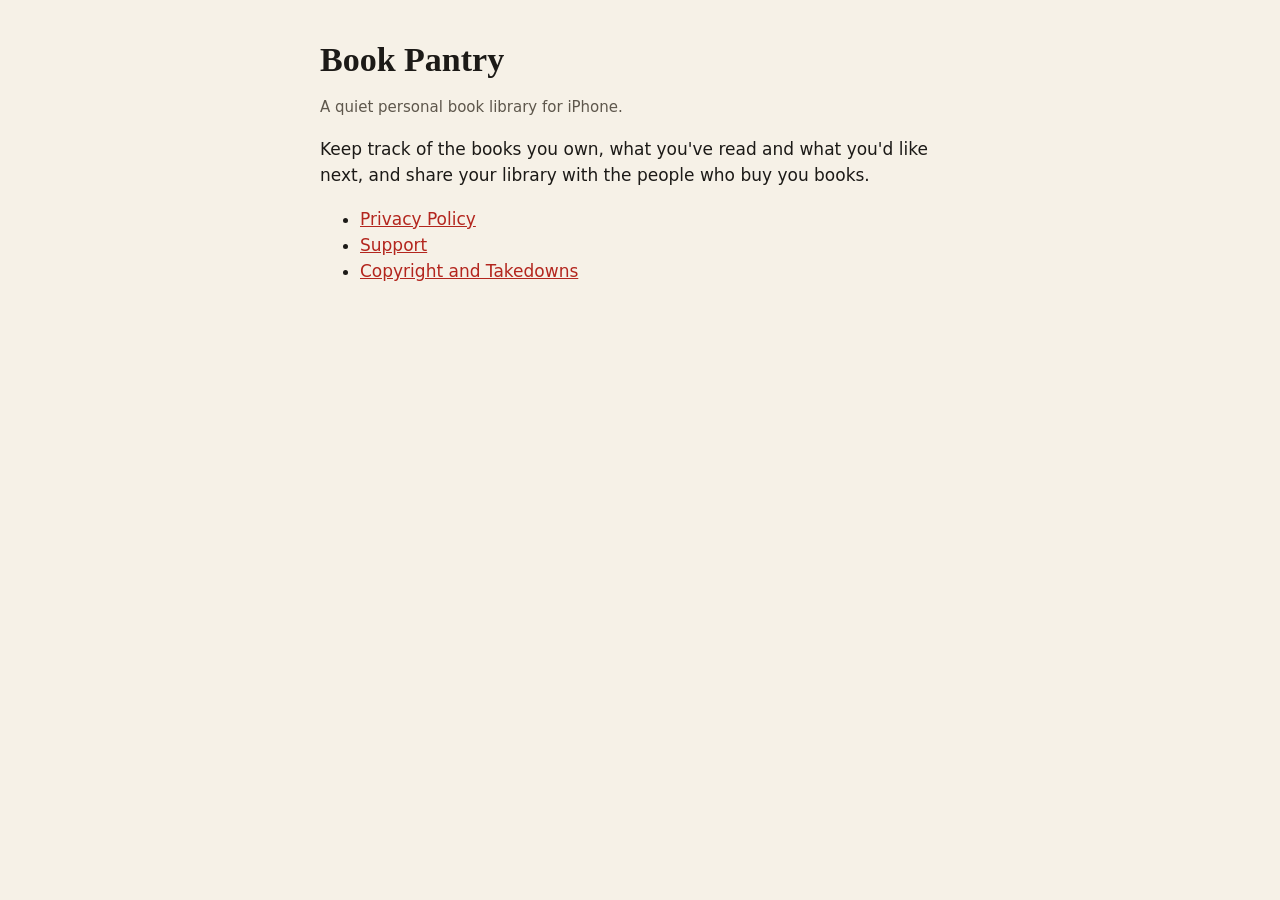
<file: index.html>
<!doctype html>
<html lang="en">
<head>
<meta charset="utf-8">
<meta name="viewport" content="width=device-width, initial-scale=1">
<title>Book Pantry</title>
<link rel="stylesheet" href="style.css">
</head>
<body>
<main>
<h1>Book Pantry</h1>
<p class="meta">A quiet personal book library for iPhone.</p>
<p>Keep track of the books you own, what you've read and what you'd like next, and share your library with the
people who buy you books.</p>
<ul>
<li><a href="privacy/">Privacy Policy</a></li>
<li><a href="support/">Support</a></li>
<li><a href="takedown/">Copyright and Takedowns</a></li>
</ul>
</main>
</body>
</html>
</file>
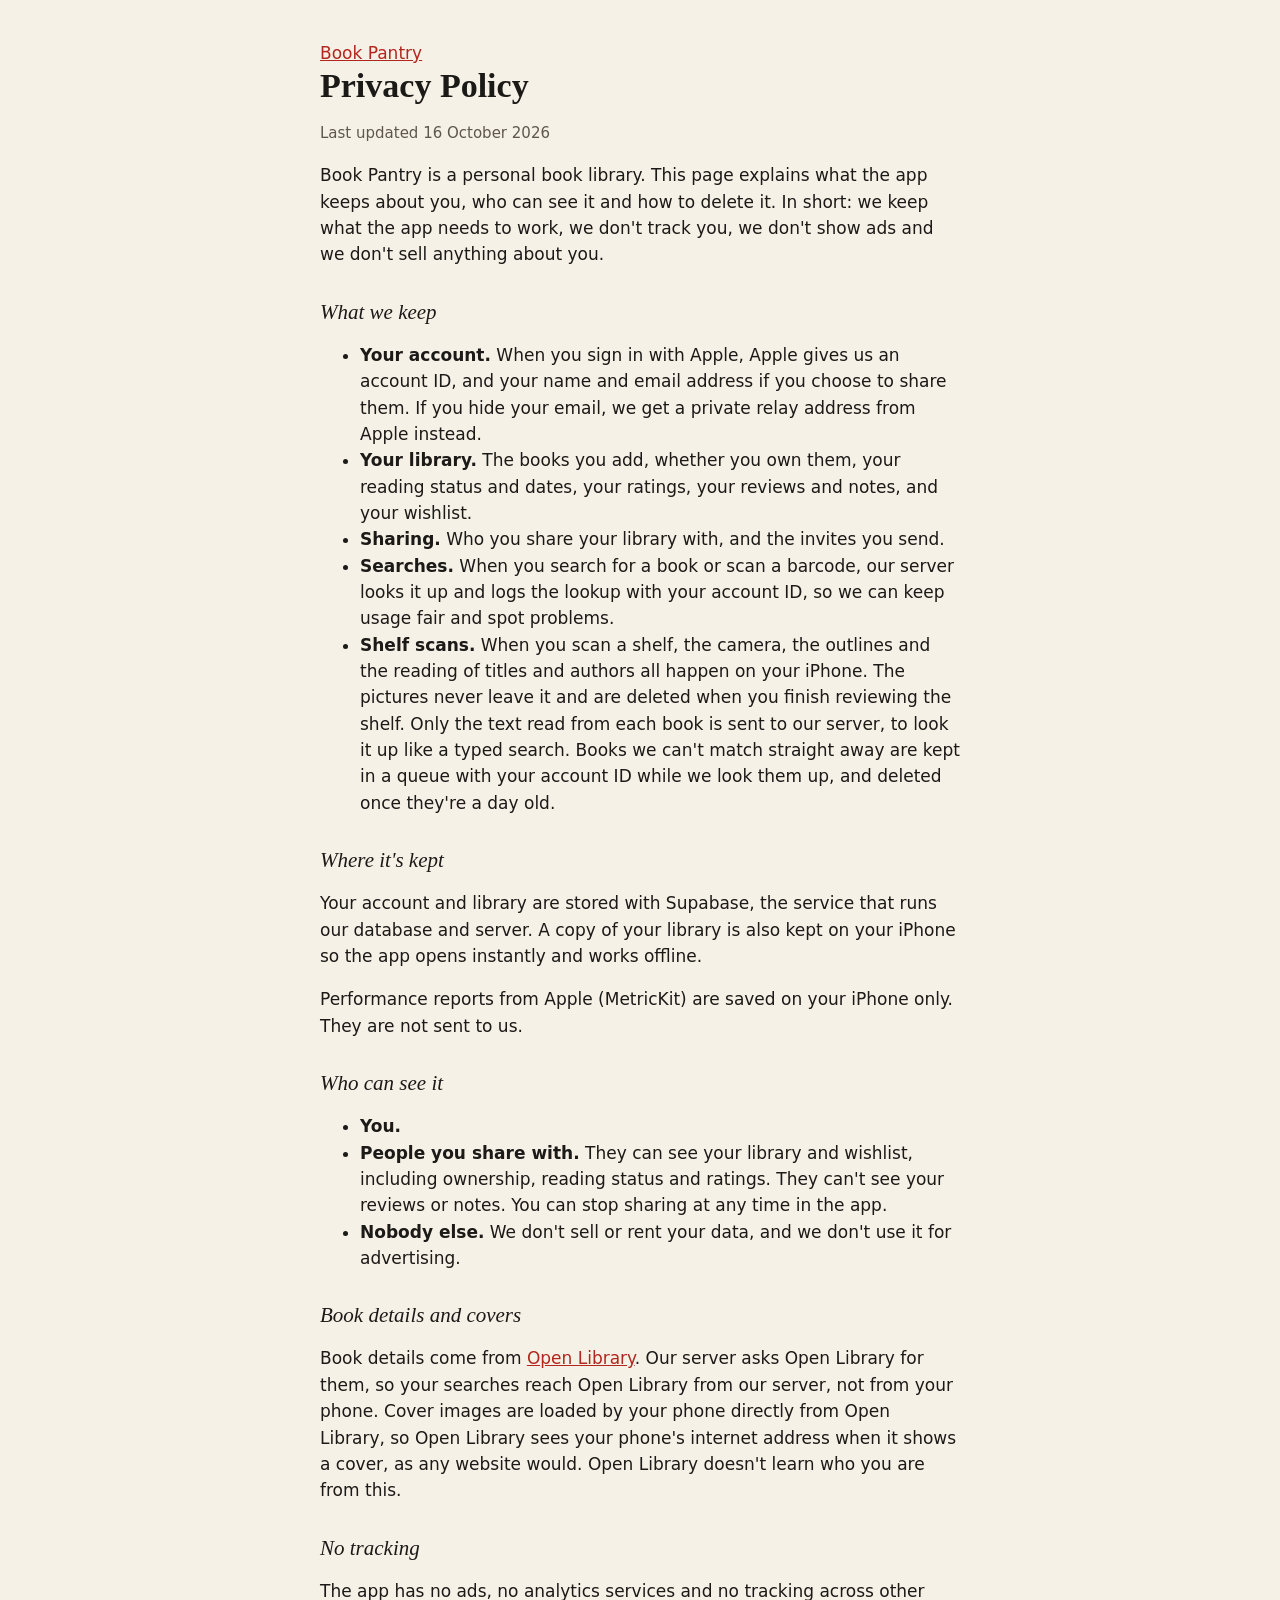
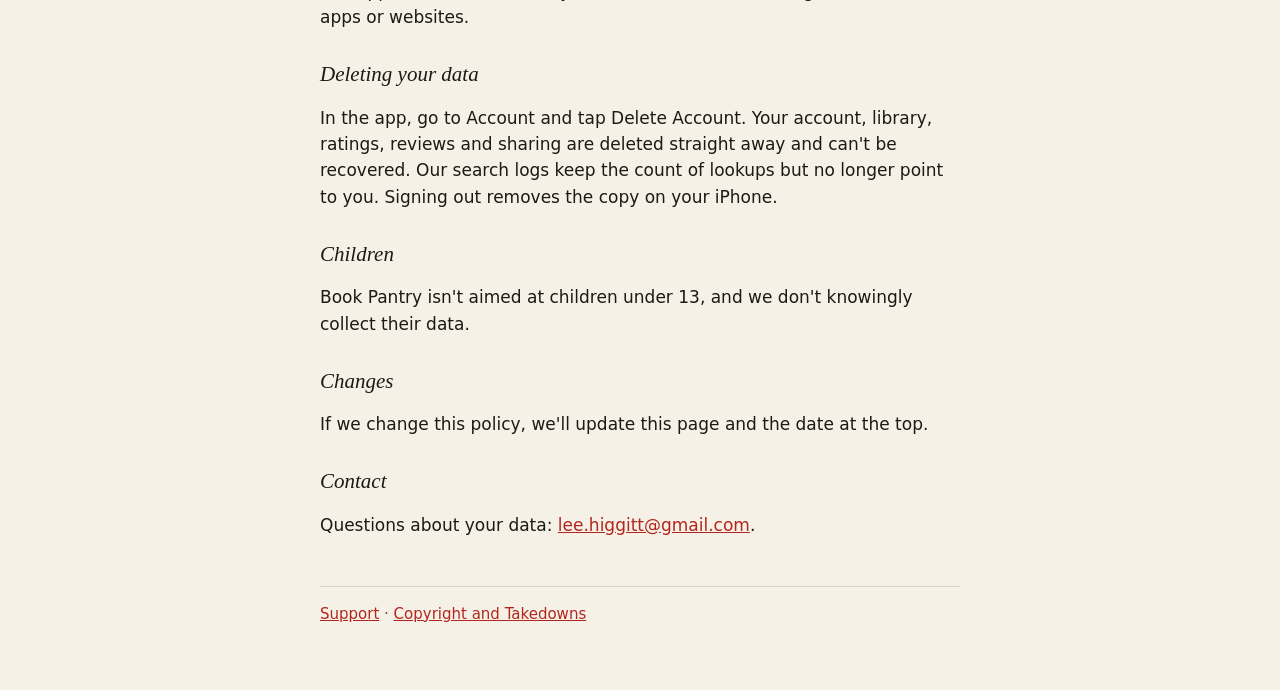
<file: privacy/index.html>
<!doctype html>
<html lang="en">
<head>
<meta charset="utf-8">
<meta name="viewport" content="width=device-width, initial-scale=1">
<title>Privacy Policy · Book Pantry</title>
<link rel="stylesheet" href="../style.css">
</head>
<body>
<main>
<nav><a href="../">Book Pantry</a></nav>
<h1>Privacy Policy</h1>
<p class="meta">Last updated 16 October 2026</p>

<p>Book Pantry is a personal book library. This page explains what the app keeps about you, who can see it and how to
delete it. In short: we keep what the app needs to work, we don't track you, we don't show ads and we don't sell
anything about you.</p>

<h2>What we keep</h2>
<ul>
<li><strong>Your account.</strong> When you sign in with Apple, Apple gives us an account ID, and your name and email
address if you choose to share them. If you hide your email, we get a private relay address from Apple instead.</li>
<li><strong>Your library.</strong> The books you add, whether you own them, your reading status and dates, your
ratings, your reviews and notes, and your wishlist.</li>
<li><strong>Sharing.</strong> Who you share your library with, and the invites you send.</li>
<li><strong>Searches.</strong> When you search for a book or scan a barcode, our server looks it up and logs the
lookup with your account ID, so we can keep usage fair and spot problems.</li>
<li><strong>Shelf scans.</strong> When you scan a shelf, the camera, the outlines and the reading of titles and authors
all happen on your iPhone. The pictures never leave it and are deleted when you finish reviewing the shelf. Only the
text read from each book is sent to our server, to look it up like a typed search. Books we can't match straight away
are kept in a queue with your account ID while we look them up, and deleted once they're a day old.</li>
</ul>

<h2>Where it's kept</h2>
<p>Your account and library are stored with Supabase, the service that runs our database and server. A copy of your
library is also kept on your iPhone so the app opens instantly and works offline.</p>
<p>Performance reports from Apple (MetricKit) are saved on your iPhone only. They are not sent to us.</p>

<h2>Who can see it</h2>
<ul>
<li><strong>You.</strong></li>
<li><strong>People you share with.</strong> They can see your library and wishlist, including ownership, reading
status and ratings. They can't see your reviews or notes. You can stop sharing at any time in the app.</li>
<li><strong>Nobody else.</strong> We don't sell or rent your data, and we don't use it for advertising.</li>
</ul>

<h2>Book details and covers</h2>
<p>Book details come from <a href="https://openlibrary.org">Open Library</a>. Our server asks Open Library for them,
so your searches reach Open Library from our server, not from your phone. Cover images are loaded by your phone
directly from Open Library, so Open Library sees your phone's internet address when it shows a cover, as any website
would. Open Library doesn't learn who you are from this.</p>

<h2>No tracking</h2>
<p>The app has no ads, no analytics services and no tracking across other apps or websites.</p>

<h2>Deleting your data</h2>
<p>In the app, go to Account and tap Delete Account. Your account, library, ratings, reviews and sharing are deleted
straight away and can't be recovered. Our search logs keep the count of lookups but no longer point to you. Signing
out removes the copy on your iPhone.</p>

<h2>Children</h2>
<p>Book Pantry isn't aimed at children under 13, and we don't knowingly collect their data.</p>

<h2>Changes</h2>
<p>If we change this policy, we'll update this page and the date at the top.</p>

<h2>Contact</h2>
<p>Questions about your data: <a href="mailto:lee.higgitt@gmail.com">lee.higgitt@gmail.com</a>.</p>

<footer><a href="../support/">Support</a> · <a href="../takedown/">Copyright and Takedowns</a></footer>
</main>
</body>
</html>
</file>
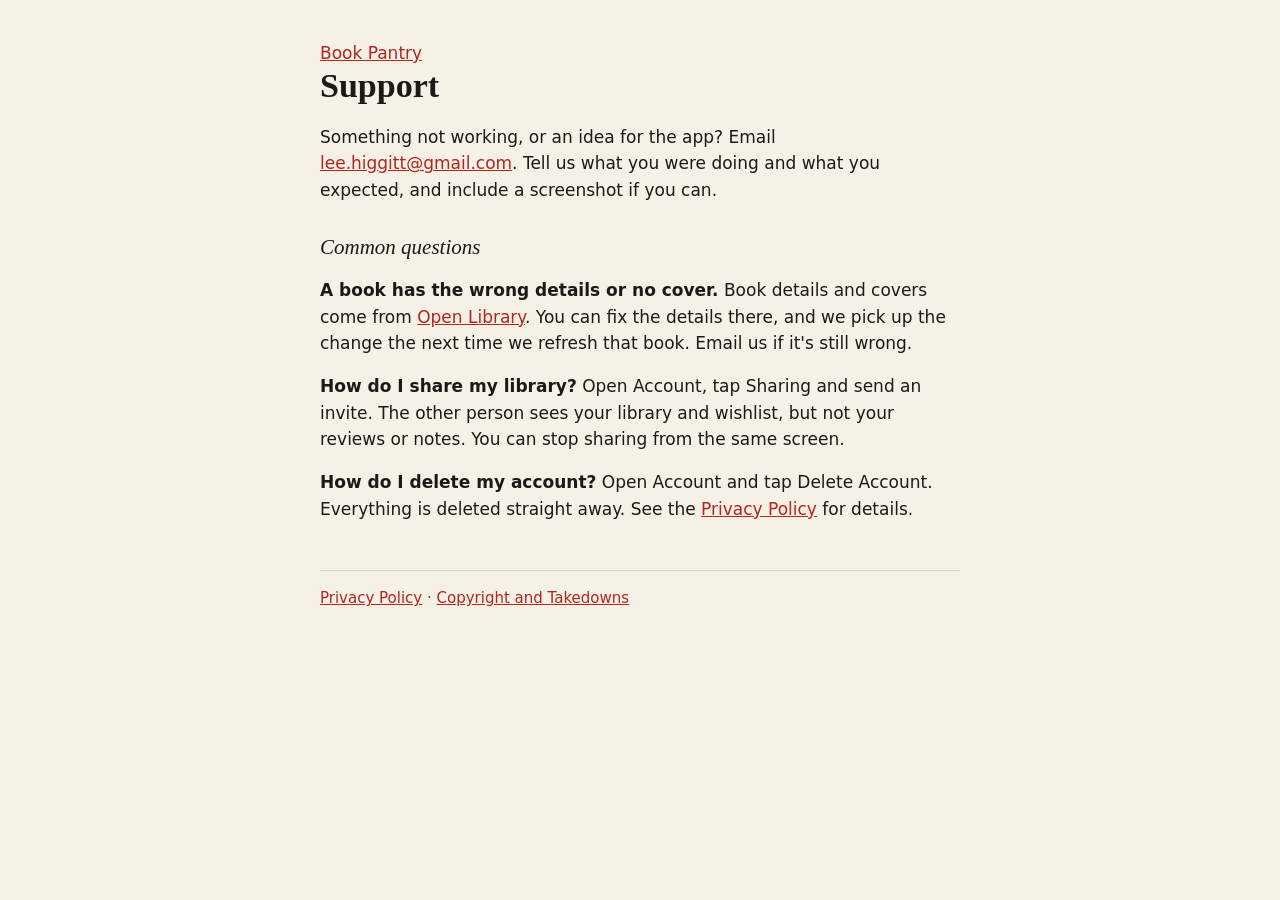
<file: support/index.html>
<!doctype html>
<html lang="en">
<head>
<meta charset="utf-8">
<meta name="viewport" content="width=device-width, initial-scale=1">
<title>Support · Book Pantry</title>
<link rel="stylesheet" href="../style.css">
</head>
<body>
<main>
<nav><a href="../">Book Pantry</a></nav>
<h1>Support</h1>

<p>Something not working, or an idea for the app? Email <a href="mailto:lee.higgitt@gmail.com">lee.higgitt@gmail.com</a>.
Tell us what you were doing and what you expected, and include a screenshot if you can.</p>

<h2>Common questions</h2>

<p><strong>A book has the wrong details or no cover.</strong> Book details and covers come from
<a href="https://openlibrary.org">Open Library</a>. You can fix the details there, and we pick up the change the
next time we refresh that book. Email us if it's still wrong.</p>

<p><strong>How do I share my library?</strong> Open Account, tap Sharing and send an invite. The other person sees
your library and wishlist, but not your reviews or notes. You can stop sharing from the same screen.</p>

<p><strong>How do I delete my account?</strong> Open Account and tap Delete Account. Everything is deleted straight
away. See the <a href="../privacy/">Privacy Policy</a> for details.</p>

<footer><a href="../privacy/">Privacy Policy</a> · <a href="../takedown/">Copyright and Takedowns</a></footer>
</main>
</body>
</html>
</file>
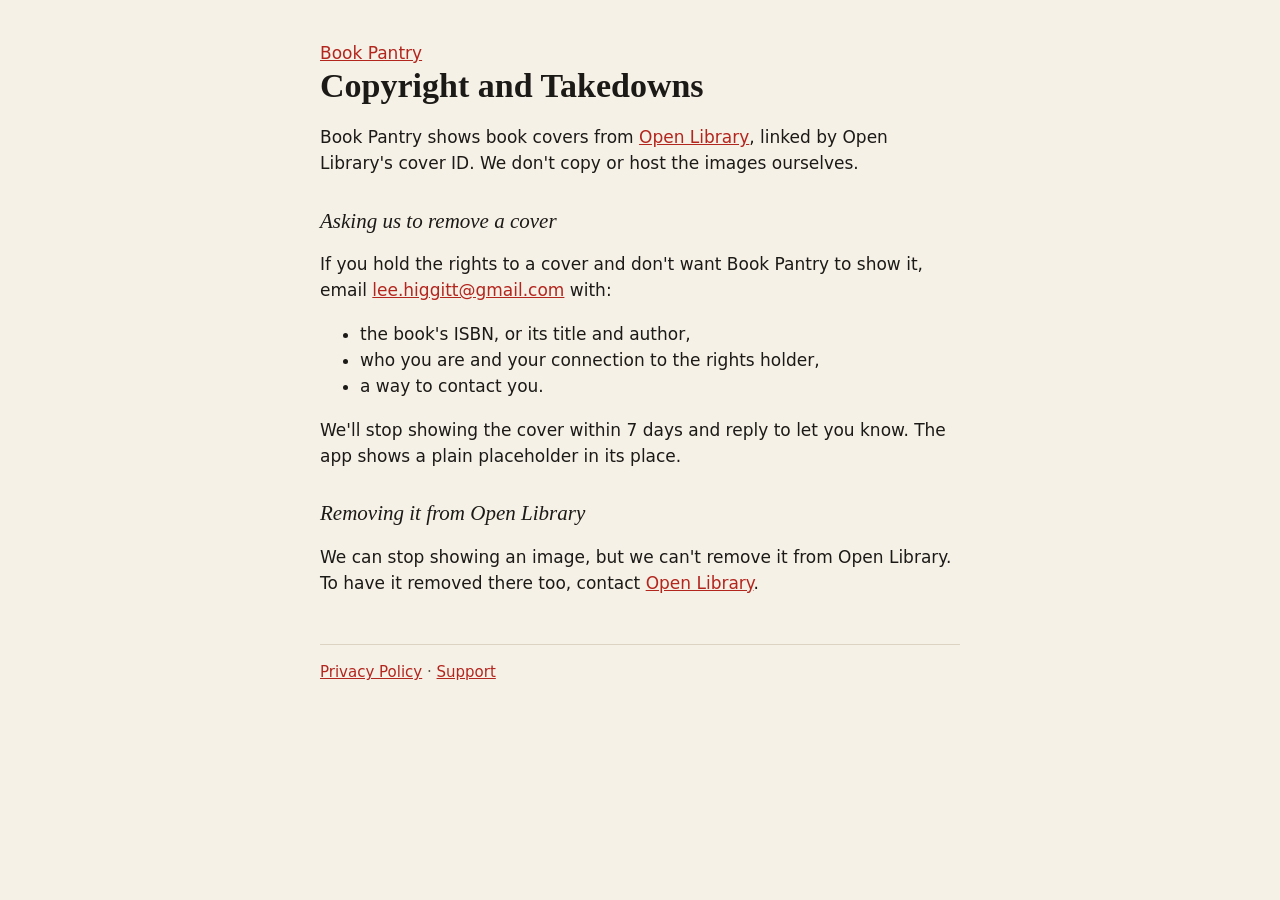
<file: takedown/index.html>
<!doctype html>
<html lang="en">
<head>
<meta charset="utf-8">
<meta name="viewport" content="width=device-width, initial-scale=1">
<title>Copyright and Takedowns · Book Pantry</title>
<link rel="stylesheet" href="../style.css">
</head>
<body>
<main>
<nav><a href="../">Book Pantry</a></nav>
<h1>Copyright and Takedowns</h1>

<p>Book Pantry shows book covers from <a href="https://openlibrary.org">Open Library</a>, linked by Open Library's
cover ID. We don't copy or host the images ourselves.</p>

<h2>Asking us to remove a cover</h2>
<p>If you hold the rights to a cover and don't want Book Pantry to show it, email
<a href="mailto:lee.higgitt@gmail.com?subject=Cover%20takedown">lee.higgitt@gmail.com</a> with:</p>
<ul>
<li>the book's ISBN, or its title and author,</li>
<li>who you are and your connection to the rights holder,</li>
<li>a way to contact you.</li>
</ul>
<p>We'll stop showing the cover within 7 days and reply to let you know. The app shows a plain
placeholder in its place.</p>

<h2>Removing it from Open Library</h2>
<p>We can stop showing an image, but we can't remove it from Open Library. To have it removed there too, contact
<a href="https://openlibrary.org/contact">Open Library</a>.</p>

<footer><a href="../privacy/">Privacy Policy</a> · <a href="../support/">Support</a></footer>
</main>
</body>
</html>
</file>
<file: style.css>
:root {
    --paper: #F6F1E7;
    --ink: #1C1A17;
    --ink-secondary: #5E574C;
    --rule: #DDD3C2;
    --accent: #B3261E;
    color-scheme: light dark;
}

@media (prefers-color-scheme: dark) {
    :root {
        --paper: #17140F;
        --ink: #F1EADF;
        --ink-secondary: #A89F91;
        --rule: #2E2924;
        --accent: #E36B5E;
    }
}

body {
    margin: 0;
    background: var(--paper);
    color: var(--ink);
    font: 17px/1.55 -apple-system, "SF Pro Text", system-ui, sans-serif;
    -webkit-text-size-adjust: 100%;
}

main {
    max-width: 640px;
    margin: 0 auto;
    padding: 40px 20px 64px;
}

h1, h2 {
    font-family: ui-serif, "New York", Georgia, serif;
    line-height: 1.2;
}

h1 {
    font-size: 34px;
    margin: 0 0 8px;
}

h2 {
    font-size: 21px;
    font-style: italic;
    font-weight: 400;
    margin: 32px 0 8px;
}

a {
    color: var(--accent);
}

.meta, footer {
    color: var(--ink-secondary);
    font-size: 15px;
}

footer {
    border-top: 1px solid var(--rule);
    margin-top: 48px;
    padding-top: 16px;
}

nav a {
    margin-right: 16px;
}
</file>
